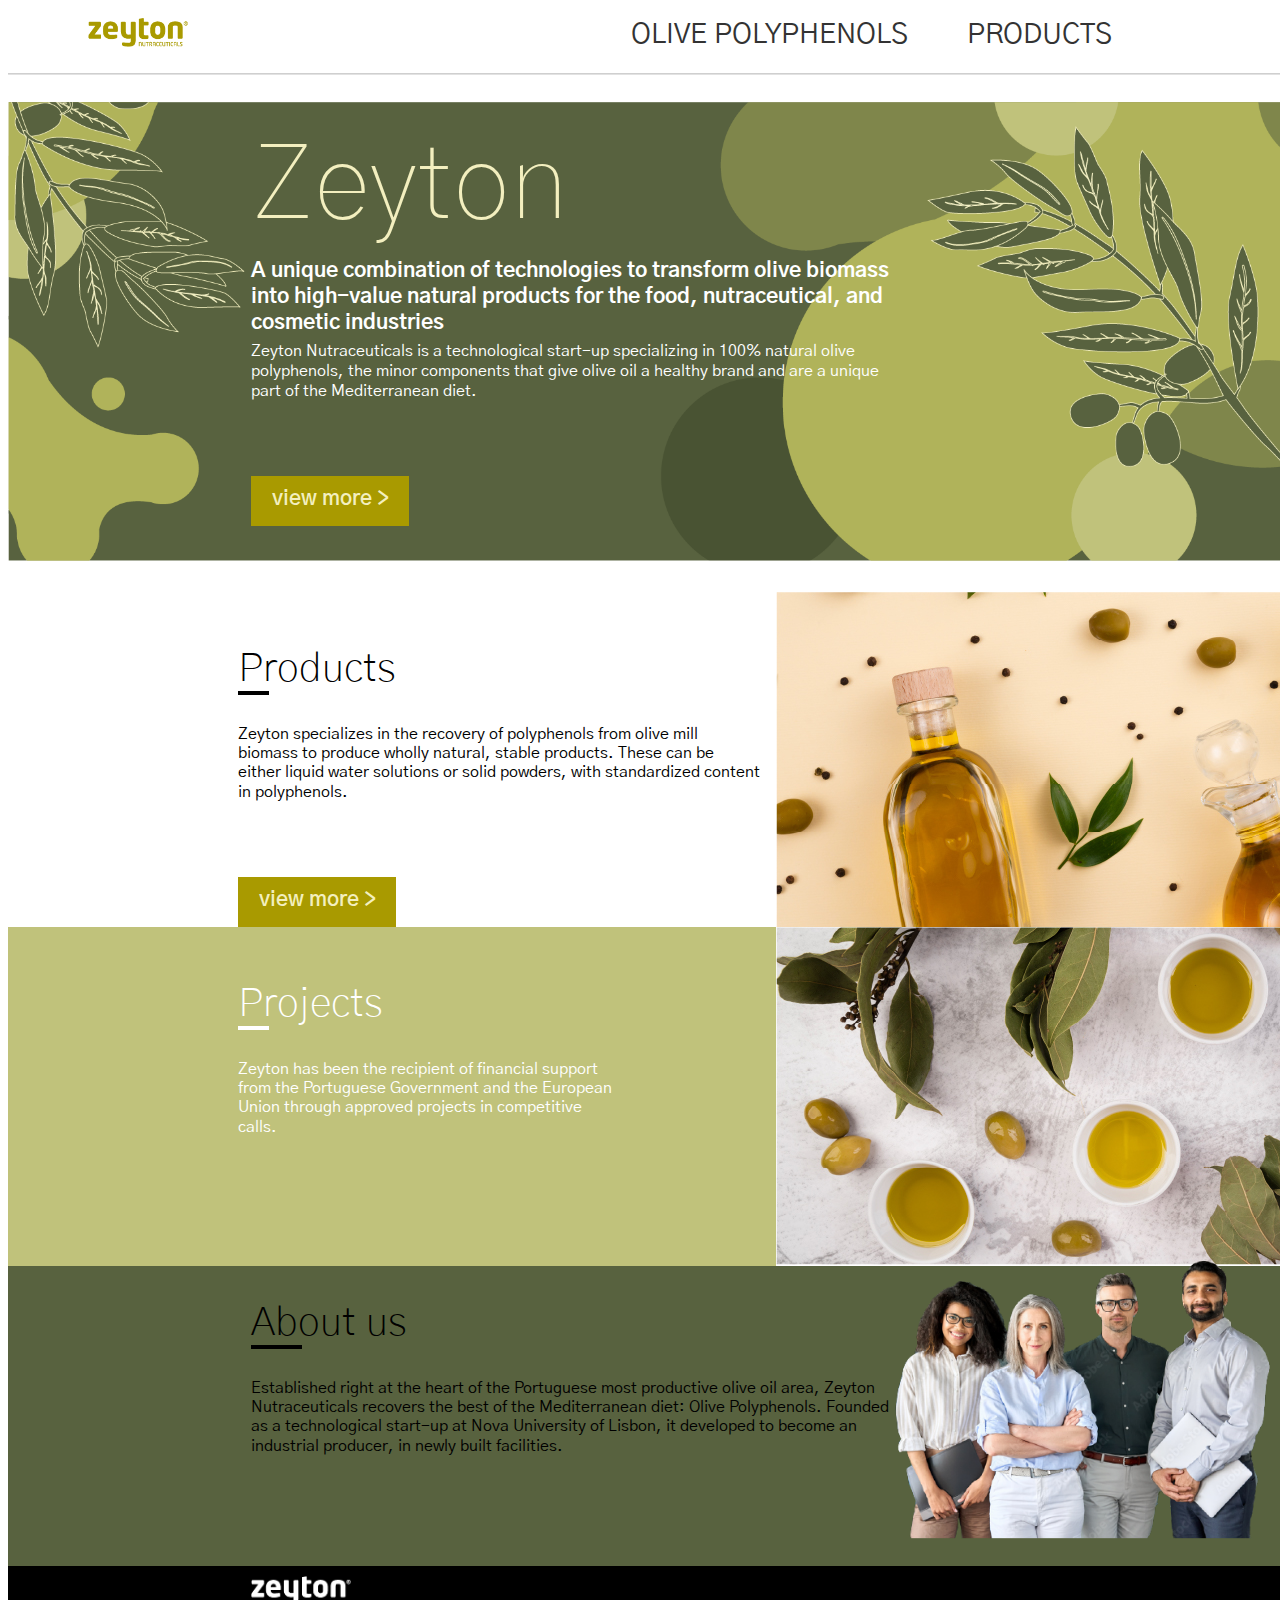
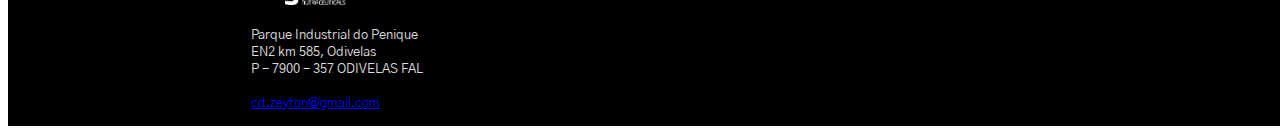
<file: index.html>
﻿<!DOCTYPE html>
<html>
<head>
    <meta charset="utf-8" />
    <link rel="stylesheet" href="Home.css">
    <link rel="stylesheet" href="Zeiton.css">

    <link href="https://fonts.googleapis.com/css2?family=Gothic+A1:wght@100&display=swap" rel="stylesheet">
    <title>Zeyton</title>
</head>
<body>
    <div class="menu">

        <div class="logo">
            <img src="imgs/logo.png" width="100" />
        </div>
        <div class="right">

            <div>
                <a href="OlivePolyphenols.html" class="menu-item ">OLIVE POLYPHENOLS</a>
            </div>

            <div>
                <a href="products.html" class="menu-item">Products</a>
            </div>
            <!--<div>
                <a href="projects.html" class="menu-item">Projects</a>
            </div>
            <div>
                <a href="AboutUs.html" class="menu-item">About Us</a>
            </div>
            <div>
                <a href="news.html" class="menu-item">news</a>
            </div>-->

        </div>



    </div>

    <!--<div class="languages">
        <span class="selected">EN</span> | PT
    </div>-->
    <div style="width:100%"><div class="menu-shadow-1"></div><div class="menu-shadow-2"></div><div class="menu-shadow-3"></div></div>
    <div class="banner">

        <div class="title">
            Zeyton
        </div>
        <div class="highlight">
            A unique combination of technologies to transform olive biomass
            into high-value natural products for the food, nutraceutical, and
            cosmetic industries
        </div>
        <div class="article">
            Zeyton Nutraceuticals is a technological start-up specializing in 100% natural olive
            polyphenols, the minor components that give olive oil a healthy brand and are a unique
            part of the Mediterranean diet.
        </div>
        <div class="view-more">
            <a href="olivepolyphenols.html">
                view more >
            </a>
        </div>
    </div>

    

    <div class="left product">
        <div class="title">Products</div>
        <div class="dash"></div>
        <div class="content-50" style="width:68%">
            Zeyton specializes in the recovery of polyphenols from olive mill biomass to produce wholly natural, stable products. These can be either liquid water solutions or solid powders, with standardized content in polyphenols.
            <div class="view-more">
                <a href="products.html">
                    view more >
                </a>
            </div>
        </div>

    </div>
    <div class="left products-img"></div>

    <div class="left project">
        <div class="title">Projects</div>
        <div class="dash"></div>
        <div class="content-50">
            Zeyton has been the recipient of financial support from the Portuguese Government and
            the European Union through approved projects in competitive calls.
            <!--<div class="view-more">
                <a href="projects.html">
                    view more >
                </a>
            </div>-->
        </div>

    </div>
    <div class="left project-img"></div>

    <div style="clear: both; display: block; " class="about-us">
        <div class="title">
            About us
        </div>
        <div class="dash"></div>

        <div class="content-40" style="width: 50%; margin-left: 19%;">

            Established right at the heart of the Portuguese most productive olive oil area, Zeyton
            Nutraceuticals recovers the best of the Mediterranean diet: Olive Polyphenols. Founded as
            a technological start-up at Nova University of Lisbon, it developed to become an industrial
            producer, in newly built facilities.

        </div>
        <div class="content-img">
            <img src="imgs/2_about.png" style="max-height:300px" />
        </div>
    </div>
    <div class="footer">
        <div class="footer-left">
            <img src="imgs/logo_bco.png" width="100"><br /><br />
            Parque Industrial do Penique<br />
            EN2 km 585, Odivelas<br />
            P - 7900 - 357 ODIVELAS FAL<br />
            <br />
            <a href="mailto:cd.zeyton@gmail.com">cd.zeyton@gmail.com</a>
        </div>
    </div>

</body>
</html>
</file>
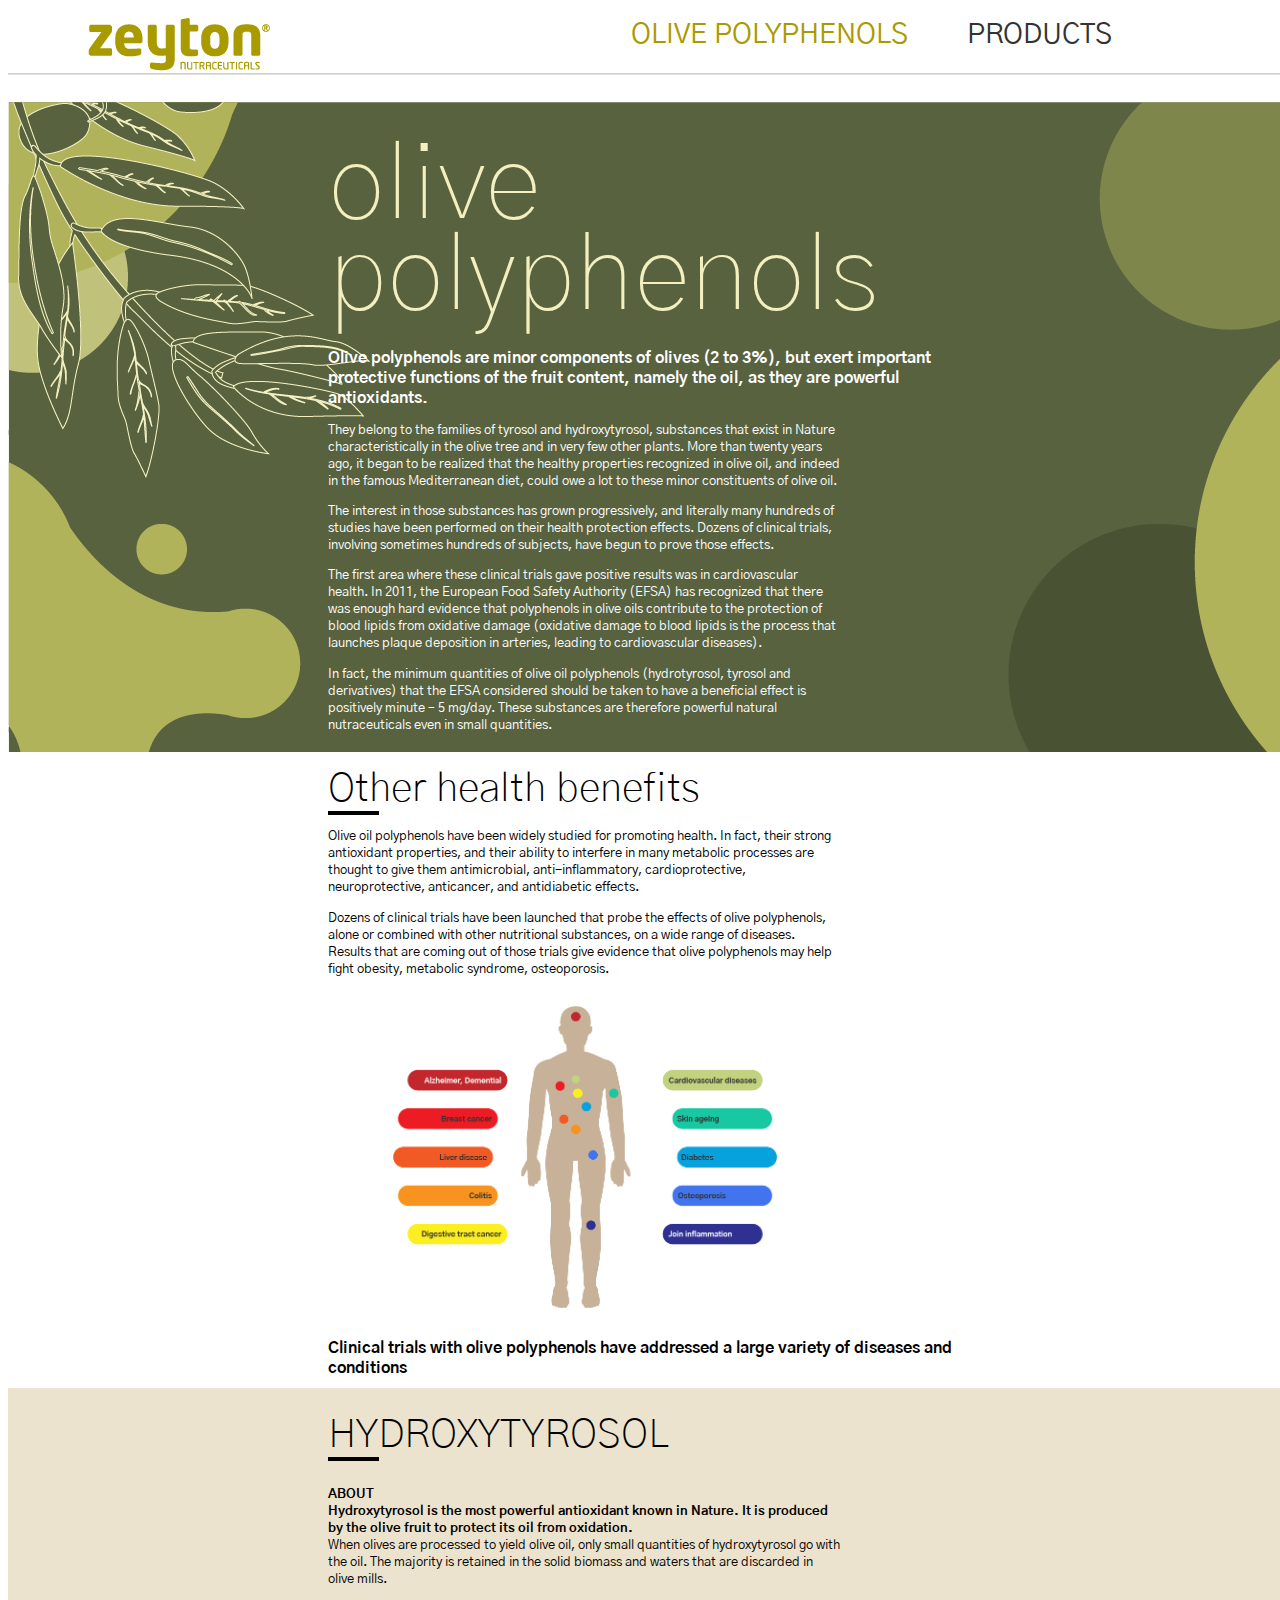
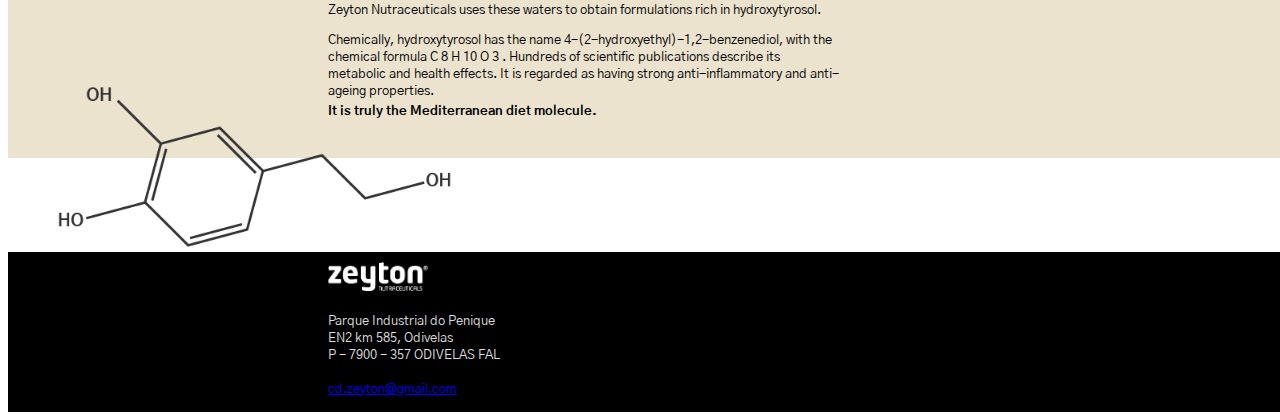
<file: OlivePolyphenols.html>
﻿<!DOCTYPE html>
<html>
<head>
    <meta charset="utf-8" />

    <link rel="stylesheet" href="Zeiton.css">
    <link rel="stylesheet" href="olive.css">
    <link href="https://fonts.googleapis.com/css2?family=Gothic+A1:wght@100&display=swap" rel="stylesheet">
    <title>Zeyton</title>
</head>
<body>
    <div class="menu">

        <div class="logo">
            <a href="index.html"> <img src="imgs/logo.png" /></a>
        </div>
        <div class="right">
            <div>
                <a href="OlivePolyphenols.html" class="menu-item selected">OLIVE POLYPHENOLS</a>
            </div>
            <div>
                <a href="products.html" class="menu-item ">Products</a>

            </div>

            <!--<div>
                <a href="projects.html" class="menu-item">projects</a>
            </div>
            <div>
                <a href="AboutUs.html" class="menu-item">About Us</a>
            </div>
            <div>
                <a href="news.html" class="menu-item">news</a>
            </div>-->

        </div>



    </div>
    <div style="width:100%;margin-top:5px;"><div class="menu-shadow-1"></div><div class="menu-shadow-2"></div><div class="menu-shadow-3"></div></div>
    <div class="banner" style="margin-top:10px;">
        <div class="title">
            olive
            polyphenols
        </div>
        <div class="highlight">
            Olive polyphenols are minor components of olives (2 to 3%), but
            exert important protective functions of the fruit content, namely the
            oil, as they are powerful antioxidants.
        </div>
        <div class="content white">
            <p>
                They belong to the families of tyrosol and hydroxytyrosol, substances that exist in Nature
                characteristically in the olive tree and in very few other plants. More than twenty years
                ago, it began to be realized that the healthy properties recognized in olive oil, and indeed
                in the famous Mediterranean diet, could owe a lot to these minor constituents of olive oil.
            </p>
            <p>
                The interest in those substances has grown progressively, and literally many hundreds of
                studies have been performed on their health protection effects. Dozens of clinical trials,
                involving sometimes hundreds of subjects, have begun to prove those effects.
            </p>
            <p>
                The first area where these clinical trials gave positive results was in cardiovascular health.
                In 2011, the European Food Safety Authority (EFSA) has recognized that there was enough
                hard evidence that polyphenols in olive oils contribute to the protection of blood lipids from
                oxidative damage (oxidative damage to blood lipids is the process that launches plaque
                deposition in arteries, leading to cardiovascular diseases).
            </p>
            <p>
                In fact, the minimum quantities of olive oil polyphenols (hydrotyrosol, tyrosol and
                derivatives) that the EFSA considered should be taken to have a beneficial effect is
                positively minute – 5 mg/day. These substances are therefore powerful natural
                nutraceuticals even in small quantities.
            </p>
        </div>
    </div>
    <div class="title">
        Other health benefits
    </div>
    <div class="dash"></div>
    <div class="content" style="color:black">
        <p>
            Olive oil polyphenols have been widely studied for promoting health. In fact, their strong antioxidant properties, and their ability to interfere in
            many metabolic processes are thought to give them antimicrobial, anti-inflammatory, cardioprotective, neuroprotective, anticancer, and
            antidiabetic effects.
        </p>
        <p>
            Dozens of clinical trials have been launched that probe the effects of olive polyphenols, alone or combined with other nutritional substances,
            on a wide range of diseases. Results that are coming out of those trials give evidence that olive polyphenols may help fight obesity, metabolic
            syndrome, osteoporosis.
        </p>

    </div>
    <div class="benefits">
        <img src="imgs/olive_grafico.png" />

    </div>
    <div class="highlight" style="color:black;">Clinical trials with olive polyphenols have addressed a large variety of diseases and conditions</div>
    <div class="hydro">
        <div class="title">
            HYDROXYTYROSOL
        </div>
        <div class="dash"></div>
        <div class="bold" style="margin-left:25%;">
            ABOUT
            <div style="color:black;">
                Hydroxytyrosol is the most powerful antioxidant known in Nature. It is produced by
                the olive fruit to protect its oil from oxidation.
            </div>
        </div>
        <div class="content" style="margin-top:0px; float:left;">
            When olives are processed to yield olive oil, only small quantities of hydroxytyrosol go with
            the oil. The majority is retained in the solid biomass and waters that are discarded in olive
            mills.
            <p>
                Zeyton Nutraceuticals uses these waters to obtain formulations rich in hydroxytyrosol.
            </p>
            <p>
                Chemically, hydroxytyrosol has the name 4-(2-hydroxyethyl)-1,2-benzenediol, with the
                chemical formula C 8 H 10 O 3 . Hundreds of scientific publications describe its metabolic
                and health effects. It is regarded as having strong anti-inflammatory and anti-ageing
                properties.
            </p>
            <p class="bold" style="margin-top:-10px; width:100%">
                It is truly the Mediterranean diet molecule.
            </p>
        </div>
        <div style="float:left"><img src="imgs/olive_formula.png" width="80%" style="margin-left:10%;margin-top:-10%"/></div>

    </div>
    <div class="footer">
        <div class="footer-left">
            <img src="imgs/logo_bco.png" width="100"><br /><br />
            Parque Industrial do Penique<br />
            EN2 km 585, Odivelas<br />
            P - 7900 - 357 ODIVELAS FAL<br />
            <br />
            <a href="mailto:cd.zeyton@gmail.com">cd.zeyton@gmail.com</a>
            <div style="margin-top:10px;"></div>
        </div>
    </div>
</body>
</html>
</file>
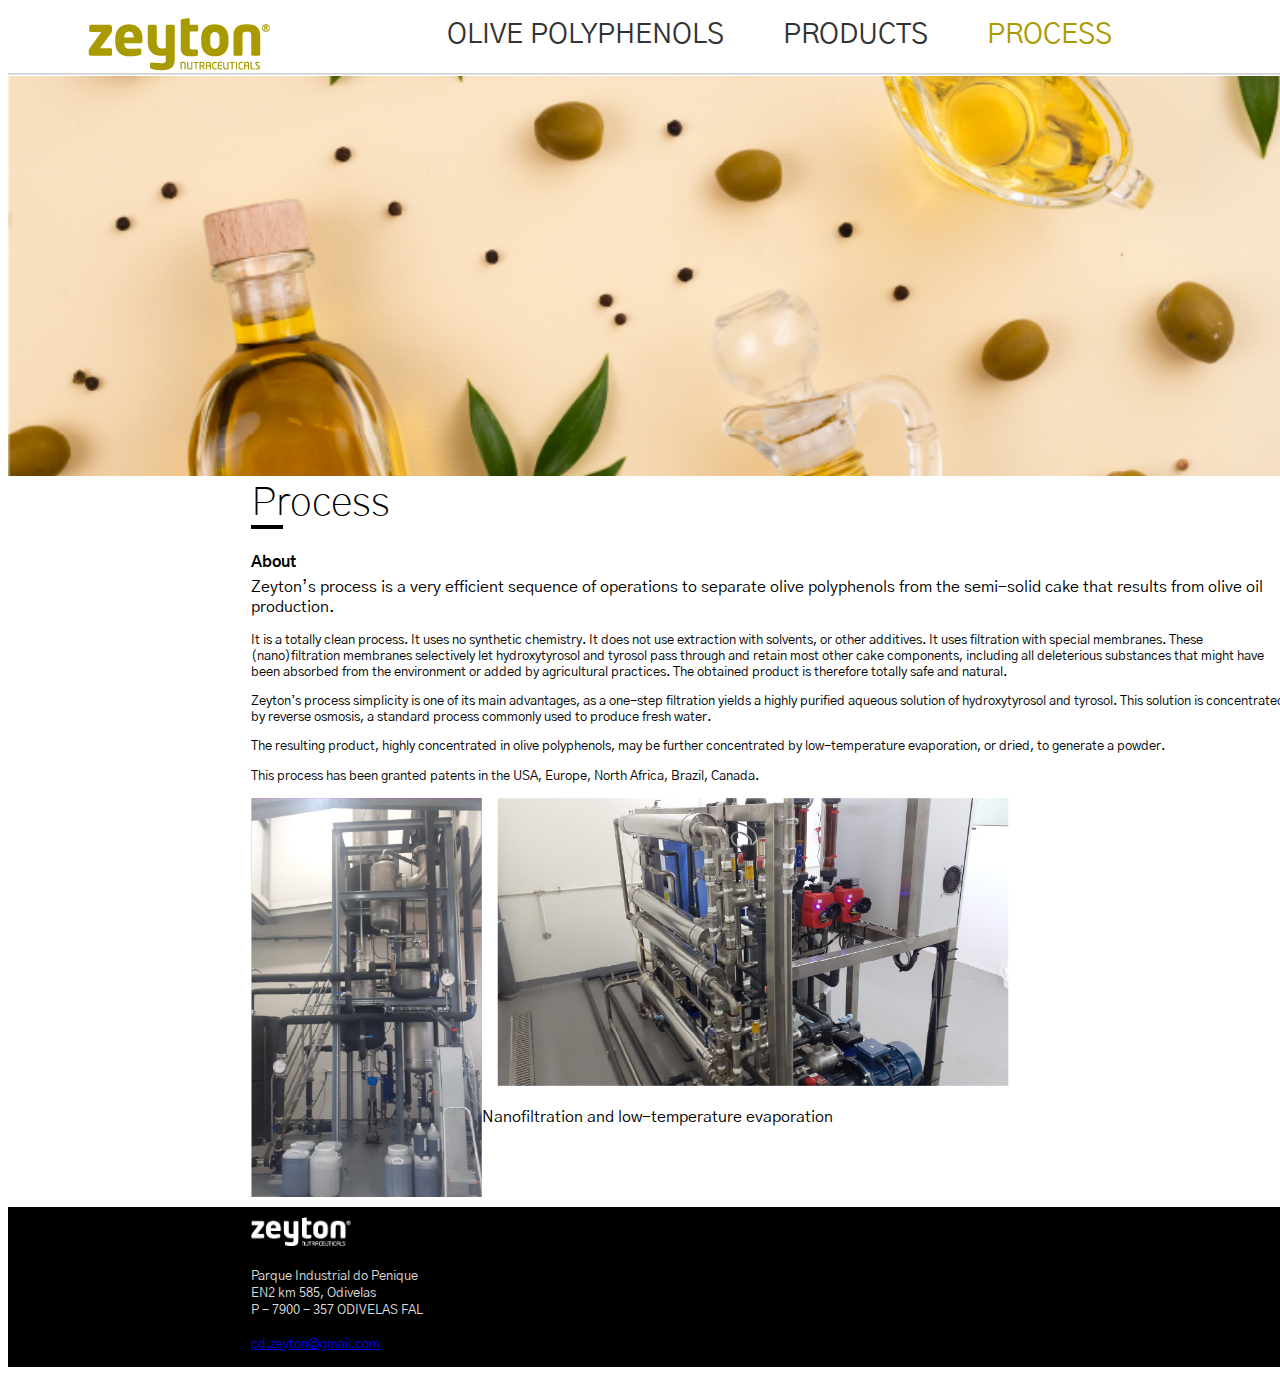
<file: process.html>
﻿<!DOCTYPE html>
<html>
<head>
    <meta charset="utf-8" />

    <link rel="stylesheet" href="Zeiton.css">
    <link rel="stylesheet" href="products.css">
    <link href="https://fonts.googleapis.com/css2?family=Gothic+A1:wght@100&display=swap" rel="stylesheet">
    <title>Zeyton</title>
</head>
<body>
    <div class="menu">

        <div class="logo">
            <a href="index.html"> <img src="imgs/logo.png" /></a>
        </div>
        <div class="right">
            <div>
                <a href="OlivePolyphenols.html" class="menu-item ">OLIVE POLYPHENOLS</a>
            </div>
            <div>
                <a href="products.html" class="menu-item ">Products</a>

            </div>

            <div>
                <a href="process.html" class="menu-item selected">Process</a>
            </div>
            <!--
            <div>
                <a href="AboutUs.html" class="menu-item">About Us</a>
            </div>
            <div>
                <a href="news.html" class="menu-item">news</a>
            </div>-->

        </div>



    </div>
    <div style="width:100%"><div class="menu-shadow-1"></div><div class="menu-shadow-2"></div><div class="menu-shadow-3"></div></div>
    <div style="background-image: url('imgs/3_projects.png'); width:100%;overflow:hidden;height:400px;   background-repeat:no-repeat; background-size:100%; margin-bottom:10px;"></div>
    <div class="title">
        Process
    </div>
    <div class="dash"></div>
    <div class="highlight">
        <p>About</p>

    </div>
    <p class="bold" style="margin-left:19%;margin-top:-10px;">
        Zeyton’s process is a very efficient sequence of operations to separate olive polyphenols from the semi-solid cake that results from
        olive oil production.
    </p>
    <div class="content-10" style="font-size:10pt;">
        <p>
            It is a totally clean process. It uses no synthetic chemistry. It does not use extraction with solvents, or other additives. It uses filtration with
            special membranes. These (nano)filtration membranes selectively let hydroxytyrosol and tyrosol pass through and retain most other cake
            components, including all deleterious substances that might have been absorbed from the environment or added by agricultural practices.
            The obtained product is therefore totally safe and natural.
        </p>
        <p>
            Zeyton’s process simplicity is one of its main advantages, as a one-step filtration yields a highly purified aqueous solution of hydroxytyrosol
            and tyrosol. This solution is concentrated by reverse osmosis, a standard process commonly used to produce fresh water.
        </p>
        <p>
            The resulting product, highly concentrated in olive polyphenols, may be further concentrated by low-temperature evaporation, or dried, to
            generate a powder.
        </p>
        <p>
            This process has been granted patents in the USA, Europe, North Africa, Brazil, Canada.
        </p>
    </div>
    <div>
        <img src="imgs/process_img1-100.jpg" class="process_img1" style="margin-bottom:10px" />
    </div>
    <div>
        <img src="imgs/process_img2-100.jpg" style="margin-left: 15px; width:40%" />
        <p class="legend">Nanofiltration and low-temperature evaporation</p>
    </div>
    <div class="footer" style="margin-top:10px;">
        <div class="footer-left">
            <img src="imgs/logo_bco.png" width="100"><br /><br />
            Parque Industrial do Penique<br />
            EN2 km 585, Odivelas<br />
            P - 7900 - 357 ODIVELAS FAL<br />
            <br />
            <a href="mailto:cd.zeyton@gmail.com">cd.zeyton@gmail.com</a>
            <div style="margin-top:10px;"></div>
        </div>
    </div>
</body>
</html>
</file>
<file: Home.css>
﻿






div.banner {
    background-image: url('imgs/3_banner_ol.png');
    background-repeat:no-repeat;
    height: 490px;
    
    background-size: 100%;
}

.banner .title {
    padding-top: 40px;
    font-weight: 100;
    font-size: 80pt;
    color: #F3EFBF;
    margin-left: 19%;
    margin-top:28px;
    width: 200px;
    line-height: 85%;
    font-family: GothicA1-Thin
}

.highlight {
    margin-left: 19%;
    width: 650px;
    font-size: 16pt;
    margin-top: 25px;
    color: white;
    font-family: 'GothicA1-Bold'
}

.article {
    margin-left: 19%;
    width: 650px;
    font-size: 12pt;
    margin-top: 5px;
    color: white;
}

.view-more {
    font-family: 'GothicA1-semibold';
    height: 50px;
    width: 158px;
    background-color: #A99A00;
    margin-left: 19%;
    margin-top: 75px;
    
    font-size: 16pt;
    text-align: center;
}

    .view-more a, .view-more a:visited {
        /* padding-top: 50px; */
        top: 10px;
        position: relative;
        text-decoration: none;
        color: #F3EFBF;
    }

.footer-left {
    width: 30%;
    margin-left: 19%;
    color: #ddd;
    font-size: 10pt
}









.project .content-30: {
    /* padding-top: 40px; */
    font-weight: 200;
    font-size: 10pt;
    margin-top: 30px;
    margin-left: 30%;
    line-height: 1.20;
    width: 60%;
    float: left;
}

.project .content-90 {
    /* padding-top: 40px; */
    font-weight: 200;
    font-size: 10pt;
    margin-left: 30%;
    margin-top: 90px;
    line-height: 1.20;
}


.content-img {

    float: left;
    width: 20%;
    margin-top: -110px;
}



.left {
    float: left;
}






.product .title {
    margin-left: 30%
}

.product .dash {
    margin-left: 30%
}

.product .content-30 {
    margin-left: 30%
}




.project .title{
    margin-left:30%
}

.project .dash{
    margin-left: 30%
}

.project .content-30 {
    margin-left: 30%
}

.product .view-more {
    margin-left: 0px
}

.project .view-more {
    margin-left: 0px
}

.products-img {
    width: 40%;
    background-image: url('imgs/home_products-100.jpg');
    background-repeat: no-repeat;
    height: 383px;
   
}

.product {
    width: 60%;
    background-color: white;
    color: black;
    height: 383px;
   
}

.project {
    width: 60%;
    background-color: #c0c27b;
    color: white;
    height: 339px;
    margin-top:-48px;
}


.products .title{
    margin-left:30%
}

.project-img {
    width: 40%;
    background-image: url('imgs/home_projects-100.jpg');
    background-repeat: no-repeat;
    height: 339px;
    margin-top: -48px;
}

.about-us {
    background-color: #58623F;
    height: 300px
}

    .about-us.content-40 {
        width: 40%;
        margin-left: 19%
    }

.about-us.content-50{
    margin-left:19%

}
</file>
<file: Zeiton.css>
﻿
@font-face {
    font-family: 'GothicA1';
    src: url('fonts/GothicA1.woff') format('woff');
}

@font-face {
    font-family: 'GothicA1-Thin';
    src: url('fonts/GothicA1-Thin.ttf') format('truetype');
}

@font-face {
    font-family: 'GothicA1-Regular';
    src: url('fonts/GothicA1-Regular.ttf') format('truetype');
}

@font-face {
    font-family: 'GothicA1-Bold';
    src: url('fonts/GothicA1-Bold.ttf') format('truetype');
}

@font-face {
    font-family: 'GothicA1-semibold';
    src: url('fonts/GothicA1-SemiBold.ttf') format('truetype');
}

@font-face {
    font-family: 'GothicA1-ExtraLight';
    src: url('fonts/GothicA1-ExtraLight.ttf') format('truetype');
}


body {
    font-family: GothicA1-Regular;
    width: 100%;
    padding-top:10px;
}



div.menu {
    width: 80%;
    margin-left: 80px;
    float: left;
}

div.menu-shadow-1 {
    background-color: #cfcfcf;
    height: 0.5px;
    background-size: 100%;
    width: 100%;
    z-index: 100;
    margin-top:55px;
}
div.menu-shadow-2 {
    background-color: #d7d7d7;
    height: 0.5px;
    background-size: 100%;
    width: 100%;
    z-index: 100;
    margin-top: 1px;
}

div.menu-shadow-2 {
    background-color: #e2e2e2;
    height: 0.5px;
    background-size: 100%;
    width: 100%;
    margin-top: 0px;
    z-index: 100;
}





div.right, a.menu-item {
    text-transform: uppercase;
  
    color: #333333;
    text-decoration: none;
}

div.logo {
    float: left;
}

div.right {
    float: right;
}

    div.languages, div.right div {
        margin-left: 52px;
        display: inline;
        font-family: GothicA1;
        font-size: 21pt;
    }

div.languages {
    top: 18px;
    position: relative;
}

a.menu-item.selected, .selected {
    color: #A99A00;
}

.title {
    font-family: 'GothicA1-extralight';
    padding-top: 40px;
    font-size: 30pt;
    margin-top: 20px;
    margin-left: 19%;
    width: 50%;
    line-height: 85%
}

.dash {
    margin-left: 19%;
    border-top: 4.5px solid;
    width: 4%;
    margin-top: 5px;
}

.col-6{
    width:50%;
    float:left;
}

.col-4 {
    width: 33%;
    float: left;
}

.col-8 {
    width: 66%;
    float: left;
}

.col-12 {
    width: 100%;
    float: left;
}



.content-30 {
    /* padding-top: 40px; */
    font-weight: 200;
    font-size: 12pt;
    margin-top: 30px;
    margin-left: 19%;
    width:30%;
    line-height: 1.20;
    float: left;
}

.content-40 {
    /* padding-top: 40px; */
    font-weight: 200;
    font-size: 12pt;
    margin-top: 30px;
    margin-left: 19%;
    width: 70%;
    width: 40%;
    line-height: 1.20;
    float: left;
}

.content-50 {
    /* padding-top: 40px; */
    font-weight: 200;
    font-size: 12pt;
    margin-top: 30px;
    margin-left: 30%;
    width: 50%;
    line-height: 1.20;
    float: left;
}


.content-70 {
    /* padding-top: 40px; */
    font-weight: 200;
    font-size: 12pt;
    margin-top: 30px;
    margin-left: 30%;
    width: 70%;
    line-height: 1.20;
    float: left;
}

.content-10 {
    /* padding-top: 40px; */
    font-weight: 200;
    font-size: 12pt;
    margin-left: 19%;
    margin-top: 10px;
   
    line-height: 1.20;
}

.content-90 {
    /* padding-top: 40px; */
    font-weight: 200;
    font-size: 12pt;
    margin-left: 19%;
    margin-top: 90px;
    line-height: 1.20;
}

.footer {
    height: 150px;
    background-color: #000000;
    clear: left;
    padding-top: 10px;
    color: #ddd;
}

.footer-left {
    width: 30%;
    margin-left: 19%;
    color: #ddd;
    font-size: 10pt
}
</file>
<file: olive.css>
﻿div.banner {
    background-image: url('imgs/3_banner_ol.png');
    background-repeat: no-repeat;
    height: 650px;
}
.banner .title {
    padding-top: 40px;
    font-weight: 100;
    font-size: 80pt;
    color: #F3EFBF;
    margin-left: 25%;
    margin-top: 28px;
    width: 200px;
    line-height: 85%;
    font-family: GothicA1-Thin
}

.highlight {
    margin-left: 25%;
    width: 50%;
    font-size: 12pt;
    margin-top: 25px;
    color: white;
    font-family: 'GothicA1-Bold'
}

 .content {

    font-size: 10pt;
    margin-left: 25%;
    width: 40%;
    
    margin-top:10px;

}
.white {
    color: white;
}

.title {
    padding-top: 0px;
    margin-left: 25%;
}
.dash {
    margin-left: 25%;
}

.benefits {
    
    width: 100%;
    background-repeat: no-repeat;
    margin-left:25%;
}

    .benefits img {

    width: 30%;
    margin-left: 65px;
    margin-top: 15px;

}
.hydro {
    background-color: #ECE3CE;
    margin-top: 10px;
    padding: 10px 0px;
    height:350px;
}

.bold {
    
    font-size: 10pt;
    margin-top: 25px;
    width:40%;
    font-family: 'GothicA1-Bold'
}
.footer-left {
    margin-left: 25%;
}
</file>
<file: products.css>
﻿div.banner {
    background-image: url('imgs/3_banner_ol.png');
    height: 490px;
    margin-top: -20px;
    background-size: 100%;
}

.banner .title {
    padding-top: 40px;
    font-weight: 100;
    font-size: 80pt;
    color: #F3EFBF;
    margin-left: 19%;
    width: 200px;
    line-height: 85%;
    font-family: GothicA1-Thin
}

.highlight {
    margin-left: 19%;
    width: 650px;
    font-size: 12pt;
    margin-top: 25px;
    color: white;
    font-family: 'GothicA1-Bold';
    line-height:105%
}

.article {
    margin-left: 19%;
    width: 650px;
    font-size: 10pt;
    margin-top: 5px;
    color: white;
}

.view-more {
    font-family: 'GothicA1-semibold';
    height: 50px;
    width: 158px;
    background-color: #A99A00;
    margin-left: 19%;
    margin-top: 25px;
    color: #F3EFBF;
    font-size: 16pt;
    text-align: center;
}


.dash
{
    margin-left: 19%;
    border-top: 4.5px solid;
    width: 2.5%;
    margin-top: 5px;
}

.title {
    font-family: 'GothicA1-extralight';
    margin-top:0px;
    padding-top:0px;
    font-size: 30pt;
    margin-left: 19%;   
    width: 50%;
    line-height: 85%
}
.highlight {
    color: black;
    width:60%
}

.capsules {
    width: 25%;
    margin-left: 19%;
    float:left;
}

.product-legend{
    float: left;
    margin-top: 1px;
    margin-left: 15px;
}

.process_img1 {
    width: 18%;
    margin-left: 19%;
    float: left;
}
</file>
